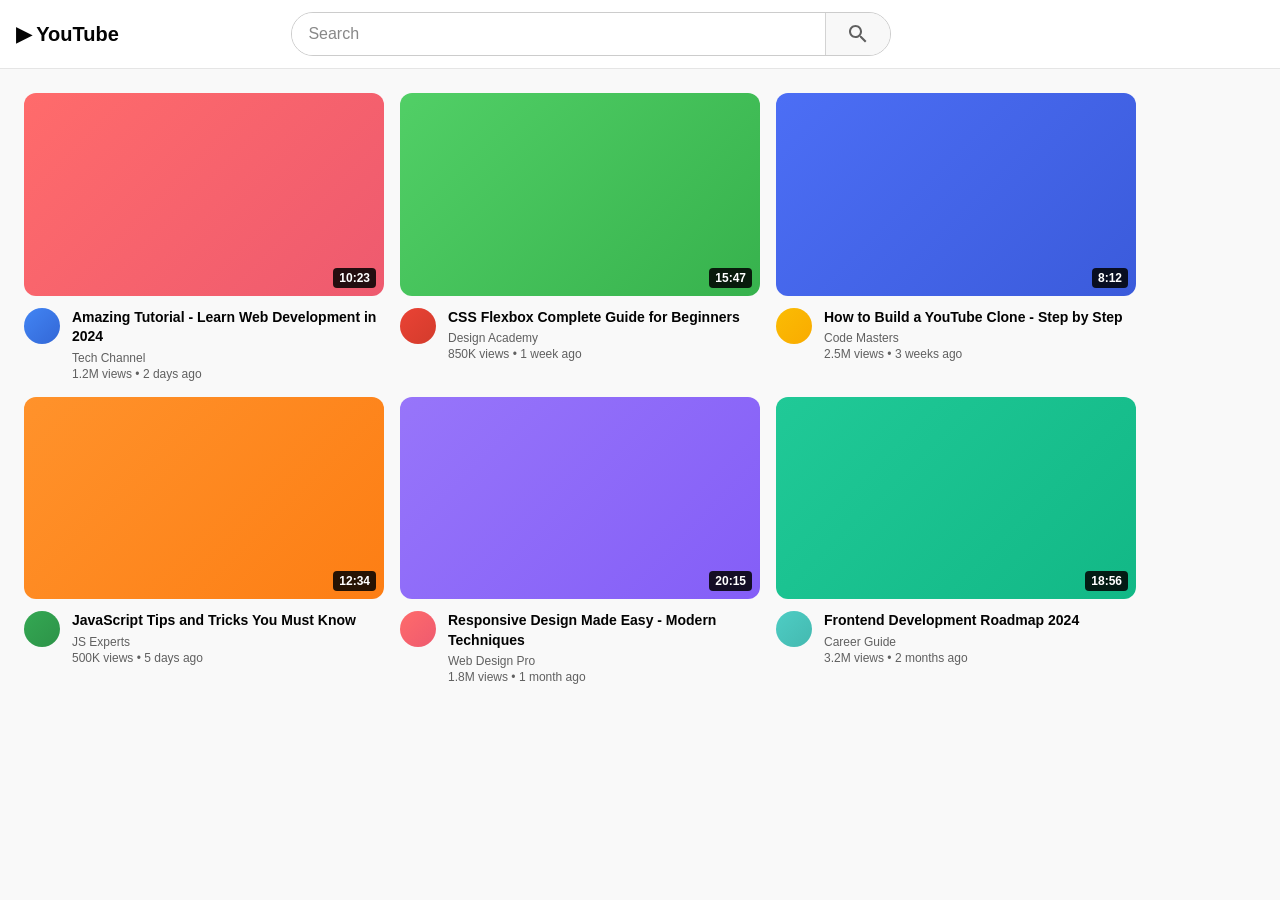
<file: index.html>
<!DOCTYPE html>
<html lang="en">
<head>
    <meta charset="UTF-8">
    <meta name="viewport" content="width=device-width, initial-scale=1.0">
    <title>YouTube Clone - Video Preview</title>
    <link rel="stylesheet" href="styles.css">
</head>
<body>
    <header class="header">
        <div class="header-left">
            <div class="logo">
                <span class="logo-text">▶ YouTube</span>
            </div>
        </div>
        <div class="header-center">
            <div class="search-bar">
                <input type="text" class="search-input" placeholder="Search">
                <button class="search-button">
                    <svg viewBox="0 0 24 24" width="24" height="24">
                        <path d="M15.5 14h-.79l-.28-.27C15.41 12.59 16 11.11 16 9.5 16 5.91 13.09 3 9.5 3S3 5.91 3 9.5 5.91 16 9.5 16c1.61 0 3.09-.59 4.23-1.57l.27.28v.79l5 4.99L20.49 19l-4.99-5zm-6 0C7.01 14 5 11.99 5 9.5S7.01 5 9.5 5 14 7.01 14 9.5 11.99 14 9.5 14z" fill="currentColor"/>
                    </svg>
                </button>
            </div>
        </div>
        <div class="header-right"></div>
    </header>

    <main class="main-content">
        <div class="video-grid">
            <!-- Video Card 1 -->
            <div class="video-card">
                <div class="thumbnail-container thumbnail-red">
                    <span class="video-duration">10:23</span>
                </div>
                <div class="video-info">
                    <div class="channel-icon channel-icon-blue">
                    </div>
                    <div class="video-details">
                        <h3 class="video-title">Amazing Tutorial - Learn Web Development in 2024</h3>
                        <p class="channel-name">Tech Channel</p>
                        <p class="video-stats">1.2M views • 2 days ago</p>
                    </div>
                </div>
            </div>

            <!-- Video Card 2 -->
            <div class="video-card">
                <div class="thumbnail-container thumbnail-green">
                    <span class="video-duration">15:47</span>
                </div>
                <div class="video-info">
                    <div class="channel-icon channel-icon-red">
                    </div>
                    <div class="video-details">
                        <h3 class="video-title">CSS Flexbox Complete Guide for Beginners</h3>
                        <p class="channel-name">Design Academy</p>
                        <p class="video-stats">850K views • 1 week ago</p>
                    </div>
                </div>
            </div>

            <!-- Video Card 3 -->
            <div class="video-card">
                <div class="thumbnail-container thumbnail-blue">
                    <span class="video-duration">8:12</span>
                </div>
                <div class="video-info">
                    <div class="channel-icon channel-icon-yellow">
                    </div>
                    <div class="video-details">
                        <h3 class="video-title">How to Build a YouTube Clone - Step by Step</h3>
                        <p class="channel-name">Code Masters</p>
                        <p class="video-stats">2.5M views • 3 weeks ago</p>
                    </div>
                </div>
            </div>

            <!-- Video Card 4 -->
            <div class="video-card">
                <div class="thumbnail-container thumbnail-orange">
                    <span class="video-duration">12:34</span>
                </div>
                <div class="video-info">
                    <div class="channel-icon channel-icon-green">
                    </div>
                    <div class="video-details">
                        <h3 class="video-title">JavaScript Tips and Tricks You Must Know</h3>
                        <p class="channel-name">JS Experts</p>
                        <p class="video-stats">500K views • 5 days ago</p>
                    </div>
                </div>
            </div>

            <!-- Video Card 5 -->
            <div class="video-card">
                <div class="thumbnail-container thumbnail-purple">
                    <span class="video-duration">20:15</span>
                </div>
                <div class="video-info">
                    <div class="channel-icon channel-icon-pink">
                    </div>
                    <div class="video-details">
                        <h3 class="video-title">Responsive Design Made Easy - Modern Techniques</h3>
                        <p class="channel-name">Web Design Pro</p>
                        <p class="video-stats">1.8M views • 1 month ago</p>
                    </div>
                </div>
            </div>

            <!-- Video Card 6 -->
            <div class="video-card">
                <div class="thumbnail-container thumbnail-teal">
                    <span class="video-duration">18:56</span>
                </div>
                <div class="video-info">
                    <div class="channel-icon channel-icon-cyan">
                    </div>
                    <div class="video-details">
                        <h3 class="video-title">Frontend Development Roadmap 2024</h3>
                        <p class="channel-name">Career Guide</p>
                        <p class="video-stats">3.2M views • 2 months ago</p>
                    </div>
                </div>
            </div>
        </div>
    </main>
</body>
</html>
</file>
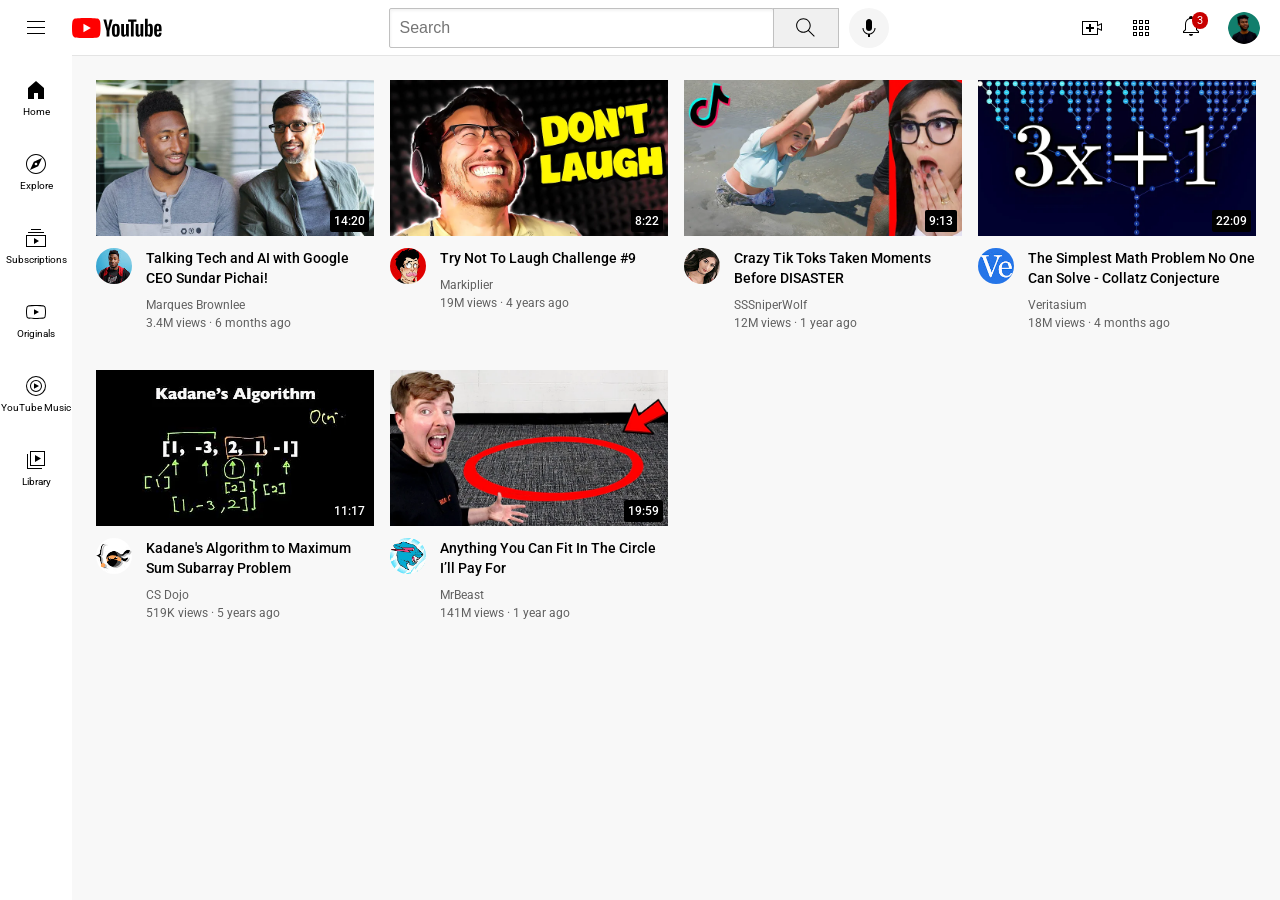
<file: youtube.html>
<!DOCTYPE html>
<html>
  <head>
    <title>YouTube.com Clone</title>

    <link rel="preconnect" href="https://fonts.googleapis.com">
    <link rel="preconnect" href="https://fonts.gstatic.com" crossorigin>
    <link href="https://fonts.googleapis.com/css2?family=Roboto:wght@400;500;700&display=swap" rel="stylesheet">

    <link rel="stylesheet" href="styles/general.css">
    <link rel="stylesheet" href="styles/header.css">
    <link rel="stylesheet" href="styles/video.css">
    <link rel="stylesheet" href="styles/sidebar.css">
  </head>
  <body>
    <header class="header">
      <div class="left-section">
        <img class="hamburger-menu" src="icons/hamburger-menu.svg">
        <img class="youtube-logo" src="icons/youtube-logo.svg">
      </div>
      <div class="middle-section">
        <input class="search-bar" type="text" placeholder="Search">
        <button class="search-button">
          <img class="search-icon" src="icons/search.svg">
          <div class="tooltip">Search</div>
        </button>
        <!-- Put position absolute inside position relative -->
        <button class="voice-search-button">
          <img class="voice-search-icon" src="icons/voice-search-icon.svg">
          <div class="tooltip">Search with your voice</div>
        </button>
      </div>
      <div class="right-section">
        <div class="upload-icon-container">
          <img class="upload-icon" src="icons/upload.svg">
          <div class="tooltip">Create</div>
        </div>
        <img class="youtube-apps-icon" src="icons/youtube-apps.svg">
        <div class="notifications-icon-container">
          <img class="notifications-icon" src="icons/notifications.svg">
          <div class="notifications-count">3</div>
        </div>
        <img class="current-user-picture" src="channel-pictures/my-channel.png">
      </div>
    </header>

    <nav class="sidebar">
      <div class="sidebar-link">
        <img src="icons/home.svg">
        <div>Home</div>
      </div>
      <div class="sidebar-link">
        <img src="icons/explore.svg">
        <div>Explore</div>
      </div>
      <div class="sidebar-link">
        <img src="icons/subscriptions.svg">
        <div>Subscriptions</div>
      </div>
      <div class="sidebar-link">
        <img src="icons/originals.svg">
        <div>Originals</div>
      </div>
      <div class="sidebar-link">
        <img src="icons/youtube-music.svg">
        <div>YouTube Music</div>
      </div>
      <div class="sidebar-link">
        <img src="icons/library.svg">
        <div>Library</div>
      </div>
    </nav>

    <main>
      <section class="video-grid">
        <div class="video-preview">
          <div class="thumbnail-row">
            <img class="thumbnail" src="thumbnails/thumbnail-1.webp">
            <div class="video-time">14:20</div>
          </div>
          <div class="video-info-grid">
            <div class="channel-picture">
              <img class="profile-picture" src="channel-pictures/channel-1.jpeg">
            </div>
            <div class="video-info">
              <p class="video-title">
                Talking Tech and AI with Google CEO Sundar Pichai!
              </p>
              <p class="video-author">
                Marques Brownlee
              </p>
              <p class="video-stats">
                3.4M views &#183; 6 months ago
              </p>
            </div>
          </div>
        </div>

        <div class="video-preview">
          <div class="thumbnail-row">
            <img class="thumbnail" src="thumbnails/thumbnail-2.webp">
            <div class="video-time">8:22</div>
          </div>
          <div class="video-info-grid">
            <div class="channel-picture">
              <img class="profile-picture" src="channel-pictures/channel-2.jpeg">
            </div>
            <div class="video-info">
              <p class="video-title">
                Try Not To Laugh Challenge #9
              </p>
              <p class="video-author">
                Markiplier
              </p>
              <p class="video-stats">
                19M views &#183; 4 years ago
              </p>
            </div>
          </div>
        </div>

        <div class="video-preview">
          <div class="thumbnail-row">
            <img class="thumbnail" src="thumbnails/thumbnail-3.webp">
            <div class="video-time">9:13</div>
          </div>
          <div class="video-info-grid">
            <div class="channel-picture">
              <img class="profile-picture" src="channel-pictures/channel-3.jpeg">
            </div>
            <div class="video-info">
              <p class="video-title">
                Crazy Tik Toks Taken Moments Before DISASTER
              </p>
              <p class="video-author">
                SSSniperWolf
              </p>
              <p class="video-stats">
                12M views &#183; 1 year ago
              </p>
            </div>
          </div>
        </div>

        <div class="video-preview">
          <div class="thumbnail-row">
            <img class="thumbnail" src="thumbnails/thumbnail-4.webp">
            <div class="video-time">22:09</div>
          </div>
          <div class="video-info-grid">
            <div class="channel-picture">
              <img class="profile-picture" src="channel-pictures/channel-4.jpeg">
            </div>
            <div class="video-info">
              <p class="video-title">
                The Simplest Math Problem No One Can Solve - Collatz Conjecture
              </p>
              <p class="video-author">
                Veritasium
              </p>
              <p class="video-stats">
                18M views &#183; 4 months ago
              </p>
            </div>
          </div>
        </div>

        <div class="video-preview">
          <div class="thumbnail-row">
            <img class="thumbnail" src="thumbnails/thumbnail-5.webp">
            <div class="video-time">11:17</div>
          </div>
          <div class="video-info-grid">
            <div class="channel-picture">
              <img class="profile-picture" src="channel-pictures/channel-5.jpeg">
            </div>
            <div class="video-info">
              <p class="video-title">
                Kadane's Algorithm to Maximum Sum Subarray Problem
              </p>
              <p class="video-author">
                CS Dojo
              </p>
              <p class="video-stats">
                519K views &#183; 5 years ago
              </p>
            </div>
          </div>
        </div>

        <div class="video-preview">
          <div class="thumbnail-row">
            <img class="thumbnail" src="thumbnails/thumbnail-6.webp">
            <div class="video-time">19:59</div>
          </div>
          <div class="video-info-grid">
            <div class="channel-picture">
              <img class="profile-picture" src="channel-pictures/channel-6.jpeg">
            </div>
            <div class="video-info">
              <p class="video-title">
                Anything You Can Fit In The Circle I’ll Pay For
              </p>
              <p class="video-author">
                MrBeast
              </p>
              <p class="video-stats">
                141M views &#183; 1 year ago
              </p>
            </div>
          </div>
        </div>
      </section>
    </main>
  </body>
</html>
</file>
<file: styles.css>
/* Reset and Base Styles */
* {
    margin: 0;
    padding: 0;
    box-sizing: border-box;
}

:root {
    --grid-gap: 16px;
}

body {
    font-family: -apple-system, BlinkMacSystemFont, 'Segoe UI', Roboto, Arial, sans-serif;
    background-color: #f9f9f9;
    color: #030303;
}

/* Header Styles */
.header {
    display: flex;
    justify-content: space-between;
    align-items: center;
    padding: 12px 16px;
    background-color: #ffffff;
    border-bottom: 1px solid #e5e5e5;
    position: sticky;
    top: 0;
    z-index: 100;
}

.header-left {
    display: flex;
    align-items: center;
}

.logo {
    display: flex;
    align-items: center;
    font-size: 20px;
    font-weight: 600;
    color: #030303;
}

.logo-text {
    cursor: pointer;
}

.header-center {
    flex: 1;
    max-width: 640px;
    margin: 0 40px;
    display: flex;
    justify-content: center;
}

.search-bar {
    display: flex;
    width: 100%;
    max-width: 600px;
    border: 1px solid #ccc;
    border-radius: 24px;
    overflow: hidden;
}

.search-input {
    flex: 1;
    padding: 12px 16px;
    border: none;
    outline: none;
    font-size: 16px;
    background-color: #ffffff;
}

.search-input::placeholder {
    color: #888;
}

.search-button {
    padding: 0 20px;
    border: none;
    background-color: #f8f8f8;
    border-left: 1px solid #d3d3d3;
    cursor: pointer;
    display: flex;
    align-items: center;
    justify-content: center;
    transition: background-color 0.2s;
}

.search-button:hover {
    background-color: #e8e8e8;
}

.search-button svg {
    color: #606060;
}

.header-right {
    width: 200px;
}

/* Main Content */
.main-content {
    padding: 24px;
    max-width: 1920px;
    margin: 0 auto;
}

/* Video Grid Layout using Flexbox */
.video-grid {
    display: flex;
    flex-wrap: wrap;
    gap: var(--grid-gap);
    margin: 0 auto;
}

/* Video Card Styles */
.video-card {
    flex: 1 1 300px;
    max-width: 360px;
    cursor: pointer;
    transition: transform 0.2s;
}

.video-card:hover {
    transform: scale(1.02);
}

/* Thumbnail Container */
.thumbnail-container {
    position: relative;
    width: 100%;
    aspect-ratio: 16 / 9;
    background-color: #e5e5e5;
    border-radius: 12px;
    overflow: hidden;
    margin-bottom: 12px;
}

.thumbnail {
    width: 100%;
    height: 100%;
    object-fit: cover;
}

/* Thumbnail color variations */
.thumbnail-red {
    background: linear-gradient(135deg, #FF6B6B 0%, #EE5A6F 100%);
}

.thumbnail-green {
    background: linear-gradient(135deg, #51CF66 0%, #37B24D 100%);
}

.thumbnail-blue {
    background: linear-gradient(135deg, #4C6EF5 0%, #3B5BDB 100%);
}

.thumbnail-orange {
    background: linear-gradient(135deg, #FF922B 0%, #FD7E14 100%);
}

.thumbnail-purple {
    background: linear-gradient(135deg, #9775FA 0%, #845EF7 100%);
}

.thumbnail-teal {
    background: linear-gradient(135deg, #20C997 0%, #12B886 100%);
}

.video-duration {
    position: absolute;
    bottom: 8px;
    right: 8px;
    background-color: rgba(0, 0, 0, 0.85);
    color: #ffffff;
    padding: 3px 6px;
    border-radius: 4px;
    font-size: 12px;
    font-weight: 600;
}

/* Video Info Section using Flexbox */
.video-info {
    display: flex;
    gap: 12px;
}

.channel-icon {
    flex-shrink: 0;
    width: 36px;
    height: 36px;
    border-radius: 50%;
    background-color: #e5e5e5;
}

.channel-icon img {
    width: 36px;
    height: 36px;
    border-radius: 50%;
    object-fit: cover;
}

/* Channel icon color variations */
.channel-icon-blue {
    background: linear-gradient(135deg, #4285F4 0%, #3367D6 100%);
}

.channel-icon-red {
    background: linear-gradient(135deg, #EA4335 0%, #D33B2C 100%);
}

.channel-icon-yellow {
    background: linear-gradient(135deg, #FBBC04 0%, #F9AB00 100%);
}

.channel-icon-green {
    background: linear-gradient(135deg, #34A853 0%, #2D9348 100%);
}

.channel-icon-pink {
    background: linear-gradient(135deg, #FF6B6B 0%, #EE5A6F 100%);
}

.channel-icon-cyan {
    background: linear-gradient(135deg, #4ECDC4 0%, #44B9B0 100%);
}

/* Video Details */
.video-details {
    flex: 1;
    overflow: hidden;
}

.video-title {
    font-size: 14px;
    font-weight: 600;
    line-height: 1.4;
    color: #030303;
    margin-bottom: 4px;
    overflow: hidden;
    display: -webkit-box;
    -webkit-line-clamp: 2;
    -webkit-box-orient: vertical;
    text-overflow: ellipsis;
}

.channel-name {
    font-size: 12px;
    color: #606060;
    margin-bottom: 2px;
}

.video-stats {
    font-size: 12px;
    color: #606060;
}

/* Responsive Design */
@media (max-width: 1200px) {
    .video-card {
        flex: 1 1 calc(33.333% - var(--grid-gap));
        max-width: calc(33.333% - var(--grid-gap));
    }
}

@media (max-width: 900px) {
    .video-card {
        flex: 1 1 calc(50% - var(--grid-gap));
        max-width: calc(50% - var(--grid-gap));
    }
    
    .header-center {
        margin: 0 20px;
    }
}

@media (max-width: 600px) {
    .video-card {
        flex: 1 1 100%;
        max-width: 100%;
    }
    
    .main-content {
        padding: 16px;
    }
    
    .header {
        flex-wrap: wrap;
        padding: 8px 12px;
    }
    
    .header-center {
        order: 3;
        width: 100%;
        margin: 8px 0 0 0;
        max-width: 100%;
    }
    
    .header-right {
        width: auto;
    }
}

@media (max-width: 400px) {
    .video-title {
        font-size: 13px;
    }
    
    .channel-name,
    .video-stats {
        font-size: 11px;
    }
}
</file>
<file: styles/general.css>
p {
  margin-top: 0;
  margin-bottom: 0;
}

body {
  /* This style below will be inherited */
  font-family: Roboto, Arial;
  margin: 0;
  padding-top: 80px;
  padding-left: 96px;
  padding-right: 24px;
  background-color: rgb(248, 248, 248);
}
</file>
<file: styles/header.css>
.header {
  height: 55px;

  display: flex;
  flex-direction: row;
  justify-content: space-between;

  position: fixed;
  top: 0;
  left: 0;
  right: 0;
  z-index: 100;

  background-color: white;
  border-bottom-width: 1px;
  border-bottom-style: solid;
  border-bottom-color: rgb(228, 228, 228);
}

.left-section {
  display: flex;
  align-items: center;
}

.hamburger-menu {
  height: 24px;
  margin-left: 24px;
  margin-right: 24px;
}

.youtube-logo {
  height: 20px;
}

.middle-section {
  flex: 1;
  margin-left: 70px;
  margin-right: 35px;
  max-width: 500px;
  display: flex;
  align-items: center;
}

.search-bar {
  flex: 1;
  height: 36px;
  padding-left: 10px;
  font-size: 16px;
  border: 1px solid rgb(192, 192, 192);
  border-radius: 2px;
  box-shadow: inset 1px 2px 3px rgba(0, 0, 0, 0.05);
  width: 0;
}

.search-bar::placeholder {
  font-size: 16px;
}

.search-button {
  height: 40px;
  width: 66px;
  background-color: rgb(240, 240, 240);
  border-width: 1px;
  border-style: solid;
  border-color: rgb(192, 192, 192);
  margin-left: -1px;
  margin-right: 10px;
}

.search-button,
.voice-search-button,
.upload-icon-container {
  display: flex;
  justify-content: center;
  align-items: center;
  position: relative;
}

.search-button .tooltip,
.voice-search-button .tooltip,
.upload-icon-container .tooltip {
  position: absolute;
  background-color: gray;
  color: white;
  padding-top: 4px;
  padding-bottom: 4px;
  padding-left: 8px;
  padding-right: 8px;
  border-radius: 2px;
  font-size: 12px;
  bottom: -30px;
  opacity: 0;
  transition: opacity 0.15s;
  pointer-events: none;
  white-space: nowrap;
}

.search-button:hover .tooltip,
.voice-search-button:hover .tooltip,
.upload-icon-container:hover .tooltip {
  opacity: 1;
}

.search-icon {
  height: 25px;
}

.voice-search-button {
  height: 40px;
  width: 40px;
  border-radius: 20px;
  border: none;
  background-color: rgb(245, 245, 245);
}

.voice-search-icon {
  height: 24px;
}

.right-section {
  width: 180px;
  margin-right: 20px;
  display: flex;
  align-items: center;
  justify-content: space-between;
  flex-shrink: 0;
}

.upload-icon {
  height: 24px;
}

.youtube-apps-icon {
  height: 24px;
}

.notifications-icon {
  height: 24px;
}

.notifications-icon-container {
  position: relative;
}

.notifications-count {
  position: absolute;
  top: -2px;
  right: -5px;
  background-color: rgb(200, 0, 0);
  color: white;
  font-size: 11px;
  padding-left: 5px;
  padding-right: 5px;
  padding-top: 2px;
  padding-bottom: 2px;
  border-radius: 10px;
}

.current-user-picture {
  height: 32px;
  border-radius: 16px;
}
</file>
<file: styles/video.css>
.thumbnail {
  width: 100%;
}

.video-title {
  margin-top: 0;
  font-size: 14px;
  font-weight: 500;
  line-height: 20px;
  margin-bottom: 10px;
}

.video-info-grid {
  display: grid;
  grid-template-columns: 50px 1fr;
}

.profile-picture {
  width: 36px;
  border-radius: 50px;
}

.thumbnail-row {
  margin-bottom: 8px;
  position: relative;
}

.video-author,
.video-stats {
  font-size: 12px;
  color: rgb(96, 96, 96);
}

.video-author {
  margin-bottom: 4px;
}

.video-grid {
  display: grid;
  grid-template-columns: 1fr 1fr 1fr;
  column-gap: 16px;
  row-gap: 40px;
}

@media (max-width: 750px) {
  .video-grid {
    grid-template-columns: 1fr 1fr;
  }
}

@media (min-width: 751px) and (max-width: 999px) {
  .video-grid {
    grid-template-columns: 1fr 1fr 1fr;
  }
}

@media (min-width: 1000px) {
  .video-grid {
    grid-template-columns: 1fr 1fr 1fr 1fr;
  }
}

.video-time {
  font-size: 12px;
  font-weight: 500;
  padding: 4px;
  border-radius: 2px;
  background-color: black;
  color: white;
  position: absolute;
  bottom: 8px;
  right: 5px;
}
</file>
<file: styles/sidebar.css>
.sidebar {
  position: fixed;
  left: 0;
  bottom: 0;
  top: 55px;
  background-color: white;
  width: 72px;
  z-index: 200;
  padding-top: 5px;
}

.sidebar-link {
  height: 74px;
  display: flex;
  justify-content: center;
  align-items: center;
  flex-direction: column;
  cursor: pointer;
}

.sidebar-link:hover {
  background-color: rgb(235, 235, 235);
}

.sidebar-link img {
  height: 24px;
  margin-bottom: 4px;
}

.sidebar-link div {
  font-size: 10px;
}
</file>
